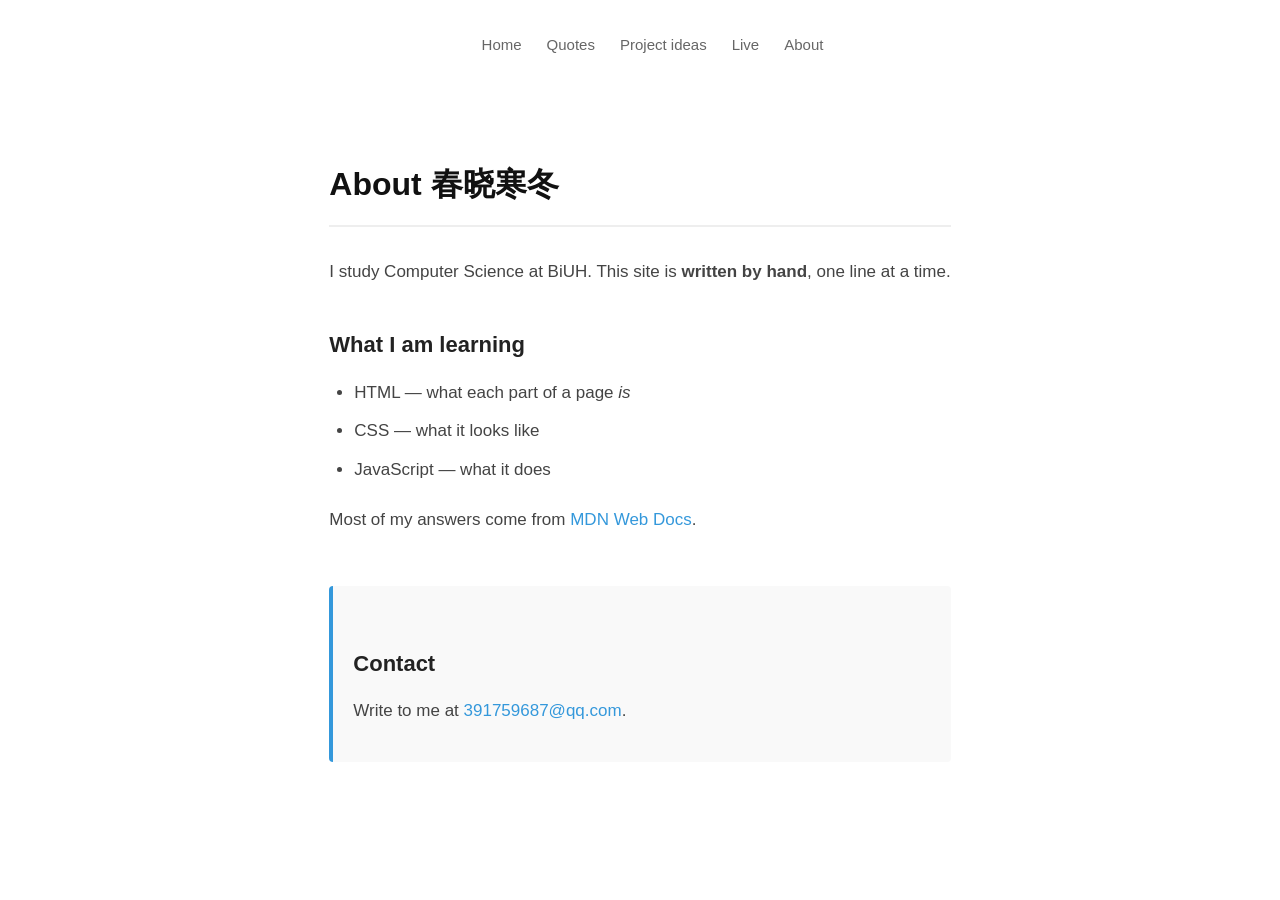
<file: about.html>
<!DOCTYPE html>
<html lang="en">
<head>
    <meta charset="UTF-8">
    <meta name="viewport" content="width=device-width, initial-scale=1.0">
    <title>About - 春晓寒冬</title>
    <link rel="stylesheet" href="style.css">
    <style>
        /* 保持统一的白底黑字极简风格 */
        body {
            background-color: #ffffff;
            color: #333333;
        }
        
        .page-container {
            max-width: 700px;
            margin: 0 auto;
            padding: 40px 20px 80px;
        }

        h1 {
            font-size: 32px;
            margin-bottom: 30px;
            color: #111;
            border-bottom: 2px solid #eee;
            padding-bottom: 15px;
        }

        h2 {
            font-size: 22px;
            margin-top: 40px;
            margin-bottom: 15px;
            color: #222;
        }

        p {
            font-size: 17px;
            line-height: 1.8;
            margin-bottom: 15px;
            color: #444;
        }

        ul {
            margin-left: 25px;
            margin-bottom: 20px;
            line-height: 1.8;
            color: #444;
            font-size: 17px;
        }

        li {
            margin-bottom: 8px;
        }

        /* 链接样式 */
        a {
            color: #3498db;
            text-decoration: none;
            border-bottom: 1px solid transparent;
            transition: border-color 0.2s;
        }

        a:hover {
            border-bottom-color: #3498db;
        }

        /* 联系方式区域的小卡片装饰 */
        #contact {
            margin-top: 50px;
            padding: 20px;
            background-color: #f9f9f9;
            border-left: 4px solid #3498db;
            border-radius: 4px;
        }

        /* 深色模式适配 */
        body.dark-mode {
            background-color: #121212;
            color: #e0e0e0;
        }
        body.dark-mode h1 { color: #eee; border-color: #333; }
        body.dark-mode h2 { color: #ddd; }
        body.dark-mode p, body.dark-mode ul { color: #ccc; }
        body.dark-mode #contact { background-color: #1e1e1e; }
    </style>
</head>
<body>
    <!-- 顶部极简导航 (与前几页一致) -->
    <header>
               <nav>
            <ul>
                <li><a href="home.html">Home</a></li>
                <li><a href="quotes.html">Quotes</a></li>
                <li><a href="projects.html">Project ideas</a></li>
                <!-- 把下面这行 Live 加进去 -->
                <li><a href="live.html">Live</a></li> 
                <li><a href="about.html">About</a></li>
            </ul>
        </nav>
    </header>

    <!-- 主体内容 -->
    <main class="page-container">
        <h1>About 春晓寒冬</h1>
        
        <p>I study Computer Science at BiUH. This site is 
            <strong>written by hand</strong>, one line at a time.
        </p >

        <h2>What I am learning</h2>
        <ul>
            <li>HTML — what each part of a page <em>is</em></li>
            <li>CSS — what it looks like</li>
            <li>JavaScript — what it does</li>
        </ul>
        
        <p>Most of my answers come from 
            <a href="https://developer.mozilla.org/" target="_blank">MDN Web Docs</a >.
        </p >

        <section id="contact">
            <h2>Contact</h2>
            <p>Write to me at 
                <a href="mailto:391759687@qq.com">391759687@qq.com</a >.
            </p >
        </section>
    </main>
</body>
</html>
</file>
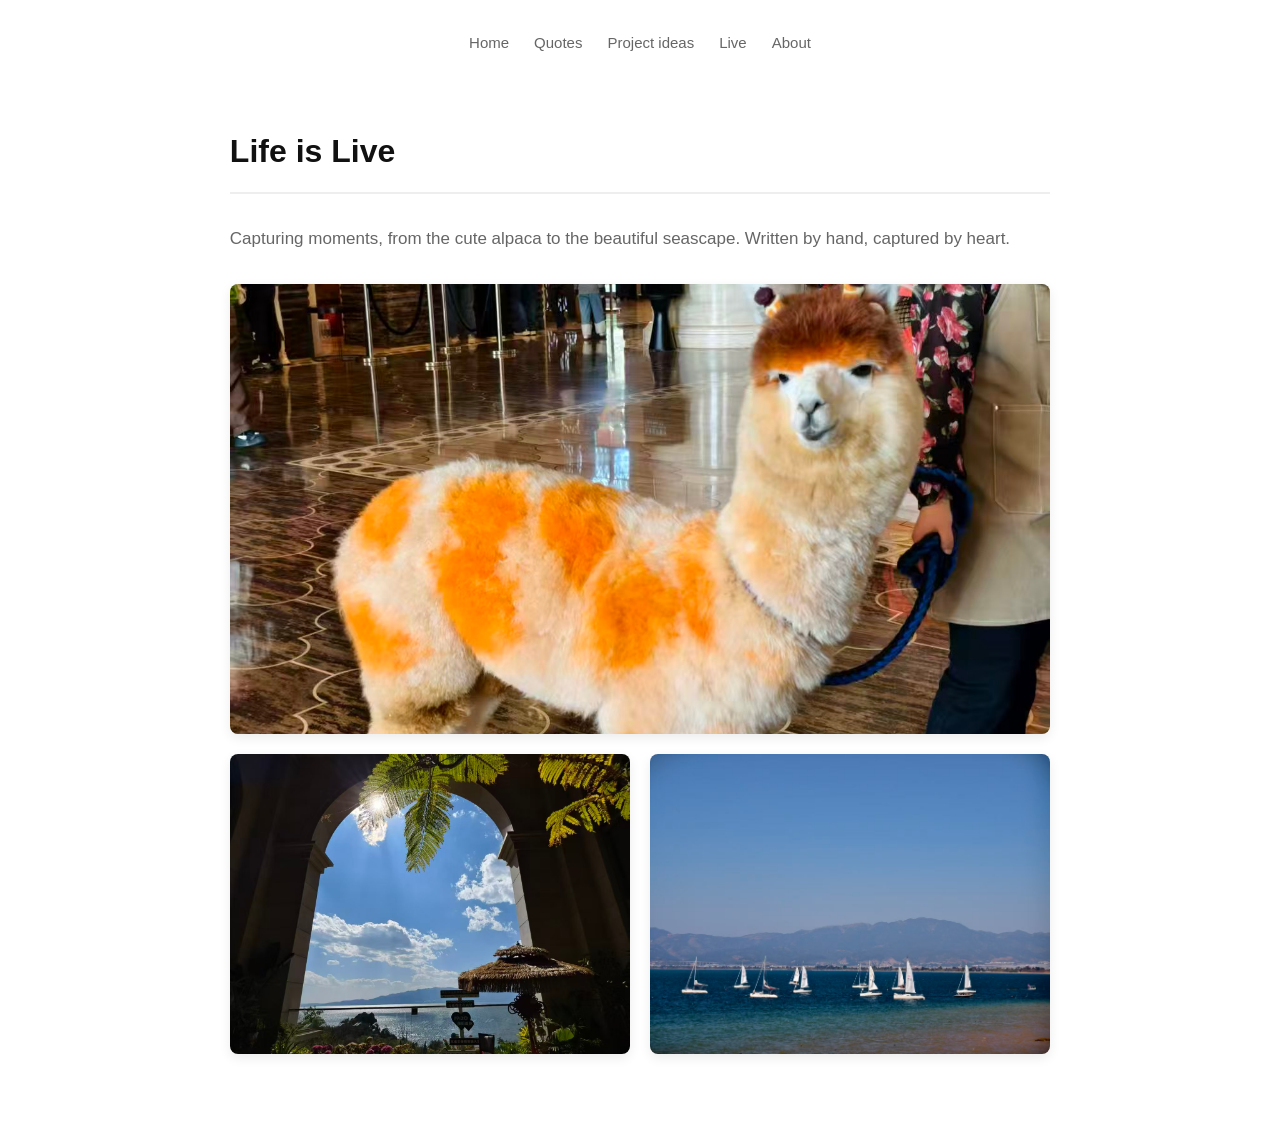
<file: live.html>
<!DOCTYPE html>
<html lang="en">
<head>
    <meta charset="UTF-8">
    <meta name="viewport" content="width=device-width, initial-scale=1.0">
    <title>Live - 春晓寒冬</title>
    <link rel="stylesheet" href="style.css">
    <style>
        body {
            background-color: #ffffff;
            color: #333333;
        }
        
        .page-container {
            max-width: 900px; /* 图片展示页稍微宽一点 */
            margin: 0 auto;
            padding: 40px 20px 80px;
        }

        h1 {
            font-size: 32px;
            margin-bottom: 30px;
            color: #111;
            border-bottom: 2px solid #eee;
            padding-bottom: 15px;
        }

        .intro-text {
            font-size: 17px;
            line-height: 1.8;
            color: #666;
            margin-bottom: 30px;
        }

        /* 图片画廊排版：第一张全宽，下面两张并排 */
        .photo-gallery {
            display: grid;
            grid-template-columns: 1fr 1fr;
            gap: 20px;
        }

        .photo-card {
            border-radius: 8px;
            overflow: hidden;
            box-shadow: 0 4px 12px rgba(0,0,0,0.08);
            transition: transform 0.3s ease;
        }

        .photo-card:hover {
            transform: translateY(-5px); /* 鼠标悬停卡片微微上浮 */
        }

        /* 第一张图跨越两列（全宽） */
        .photo-card.full-width {
            grid-column: 1 / -1;
        }

        .photo-card img {
            width: 100%;
            height: 100%;
            object-fit: cover;
            display: block;
        }

        /* 大图高度限制 */
        .photo-card.full-width img {
            height: 450px; 
        }

        /* 小图高度限制 */
        .photo-card.half-width img {
            height: 300px;
        }

        /* 深色模式适配 */
        body.dark-mode {
            background-color: #121212;
            color: #e0e0e0;
        }
        body.dark-mode h1 { color: #eee; border-color: #333; }
        body.dark-mode .intro-text { color: #aaa; }
        
        /* 手机端变成一列 */
        @media (max-width: 768px) {
            .photo-gallery { grid-template-columns: 1fr; }
            .photo-card.full-width img, .photo-card.half-width img { height: 300px; }
        }
    </style>
</head>
<body>
    <!-- 顶部极简导航 -->
    <header>
                <nav>
            <ul>
                <li><a href="index.html">Home</a></li>
                <li><a href="quotes.html">Quotes</a></li>
                <li><a href="projects.html">Project ideas</a></li>
                <!-- 把下面这行 Live 加进去 -->
                <li><a href="live.html">Live</a></li> 
                <li><a href="about.html">About</a></li>
            </ul>
        </nav>
    </header>

    <!-- 主体内容 -->
    <main class="page-container">
        <h1>Life is Live</h1>
        <p class="intro-text">Capturing moments, from the cute alpaca to the beautiful seascape. Written by hand, captured by heart.</p>

        <div class="photo-gallery">
            <!-- 第一张大图（羊驼） -->
            <div class="photo-card full-width">
                <img src="pic1.jpg.jpg" alt="A cute alpaca in the lobby">
            </div>

            <!-- 第二张图（拱门海景） -->
            <div class="photo-card half-width">
                <img src="pic2.jpg.jpg" alt="A beautiful ocean view through an archway">
            </div>

            <!-- 第三张图（帆船） -->
            <div class="photo-card half-width">
                <img src="pic3.jpg.jpg" alt="Sailboats on the blue sea">
            </div>
        </div>
    </main>
</body>
</html>
</file>
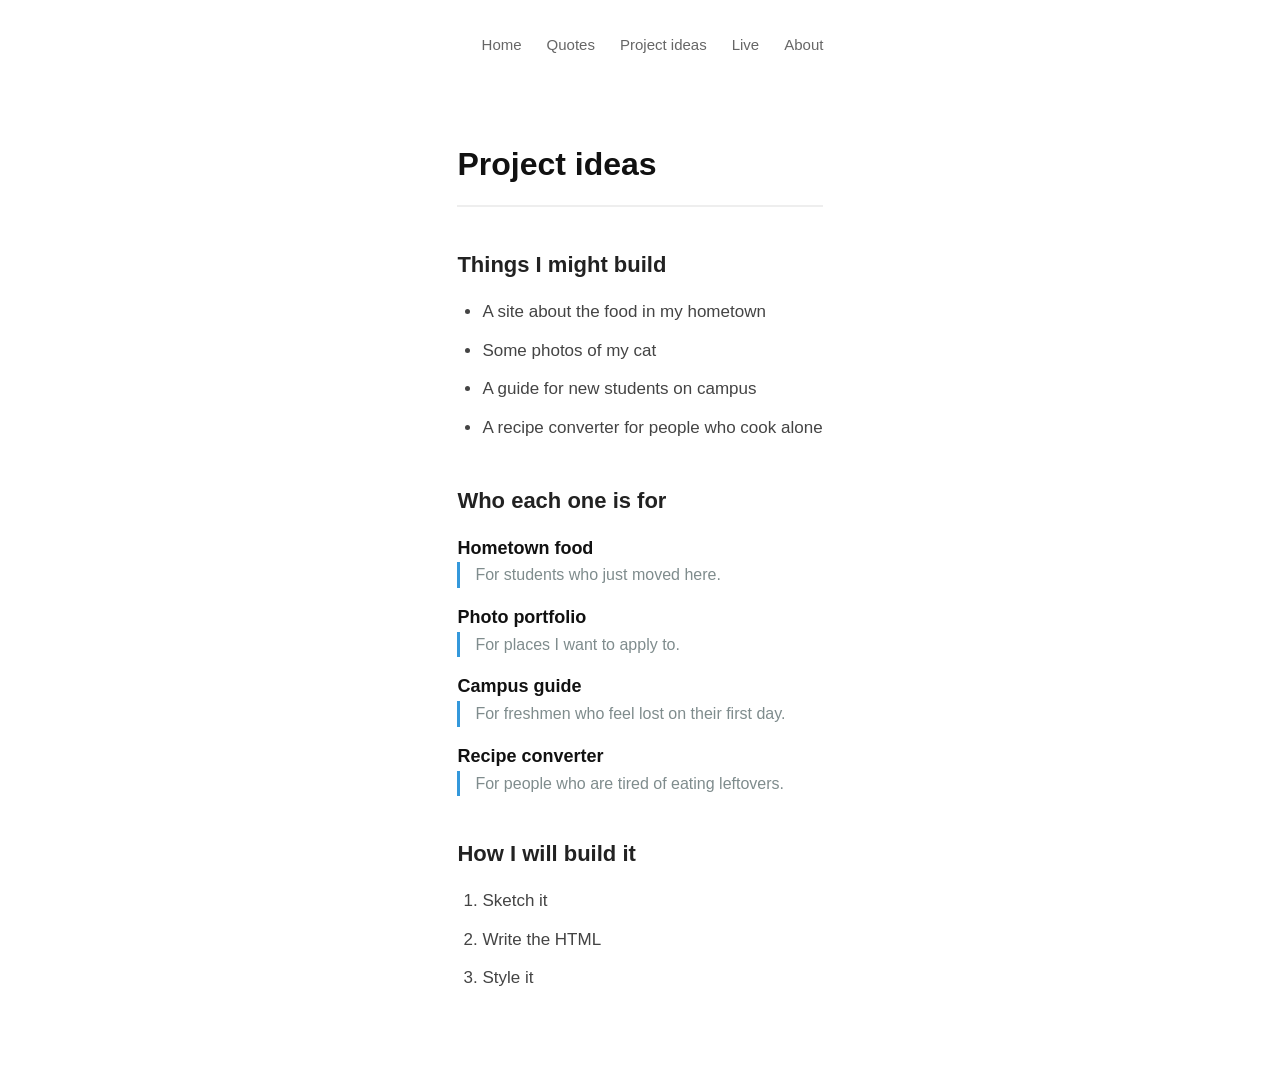
<file: projects.html>
<!DOCTYPE html>
<html lang="en">
<head>
    <meta charset="UTF-8">
    <meta name="viewport" content="width=device-width, initial-scale=1.0">
    <title>Project ideas - 春晓寒冬</title>
    <link rel="stylesheet" href="style.css">
    <style>
        /* 保持与你其他页面一致的极简风格 */
        body {
            background-color: #ffffff;
            color: #333333;
        }
        
        .page-container {
            max-width: 700px;
            margin: 0 auto;
            padding: 40px 20px 80px;
        }

        h1 {
            font-size: 32px;
            margin-bottom: 40px;
            color: #111;
            border-bottom: 2px solid #eee;
            padding-bottom: 15px;
        }

        h2 {
            font-size: 22px;
            margin-top: 40px;
            margin-bottom: 15px;
            color: #222;
        }

        /* 列表的基础样式 */
        ul, ol {
            margin-left: 25px;
            line-height: 1.8;
            color: #444;
            font-size: 17px;
        }

        li {
            margin-bottom: 8px;
        }

        /* 定义列表（dl）的专属样式 */
        dl {
            margin-top: 15px;
        }

        dt {
            font-weight: bold;
            color: #111;
            margin-top: 15px;
            font-size: 18px;
        }

        dd {
            margin-left: 0;
            margin-bottom: 15px;
            color: #7f8c8d;
            font-size: 16px;
            padding-left: 15px;
            border-left: 3px solid #3498db; /* 左侧加条蓝线，看起来更高级 */
        }

        /* 深色模式适配 */
        body.dark-mode {
            background-color: #121212;
            color: #e0e0e0;
        }
        body.dark-mode h1 { color: #eee; border-color: #333; }
        body.dark-mode h2 { color: #ddd; }
        body.dark-mode ul, body.dark-mode ol { color: #ccc; }
        body.dark-mode dt { color: #eee; }
        body.dark-mode dd { color: #888; }
    </style>
</head>
<body>
    <!-- 顶部极简导航 (与你前两页完全一致) -->
    <header>
                <nav>
            <ul>
                <li><a href="home.html">Home</a></li>
                <li><a href="quotes.html">Quotes</a></li>
                <li><a href="projects.html">Project ideas</a></li>
                <!-- 把下面这行 Live 加进去 -->
                <li><a href="live.html">Live</a></li> 
                <li><a href="about.html">About</a></li>
            </ul>
        </nav>
    </header>

    <!-- 主体内容 -->
    <main class="page-container">
        <h1>Project ideas</h1>

        <h2>Things I might build</h2>
        <ul>
            <li>A site about the food in my hometown</li>
            <li>Some photos of my cat</li>
            <li>A guide for new students on campus</li>
            <li>A recipe converter for people who cook alone</li>
        </ul>

        <h2>Who each one is for</h2>
        <dl>
            <dt>Hometown food</dt>
            <dd>For students who just moved here.</dd>

            <dt>Photo portfolio</dt>
            <dd>For places I want to apply to.</dd>

            <dt>Campus guide</dt>
            <dd>For freshmen who feel lost on their first day.</dd>
            
            <dt>Recipe converter</dt>
            <dd>For people who are tired of eating leftovers.</dd>
        </dl>

        <h2>How I will build it</h2>
        <ol>
            <li>Sketch it</li>
            <li>Write the HTML</li>
            <li>Style it</li>
        </ol>
    </main>
    
</body>
</html>
</file>
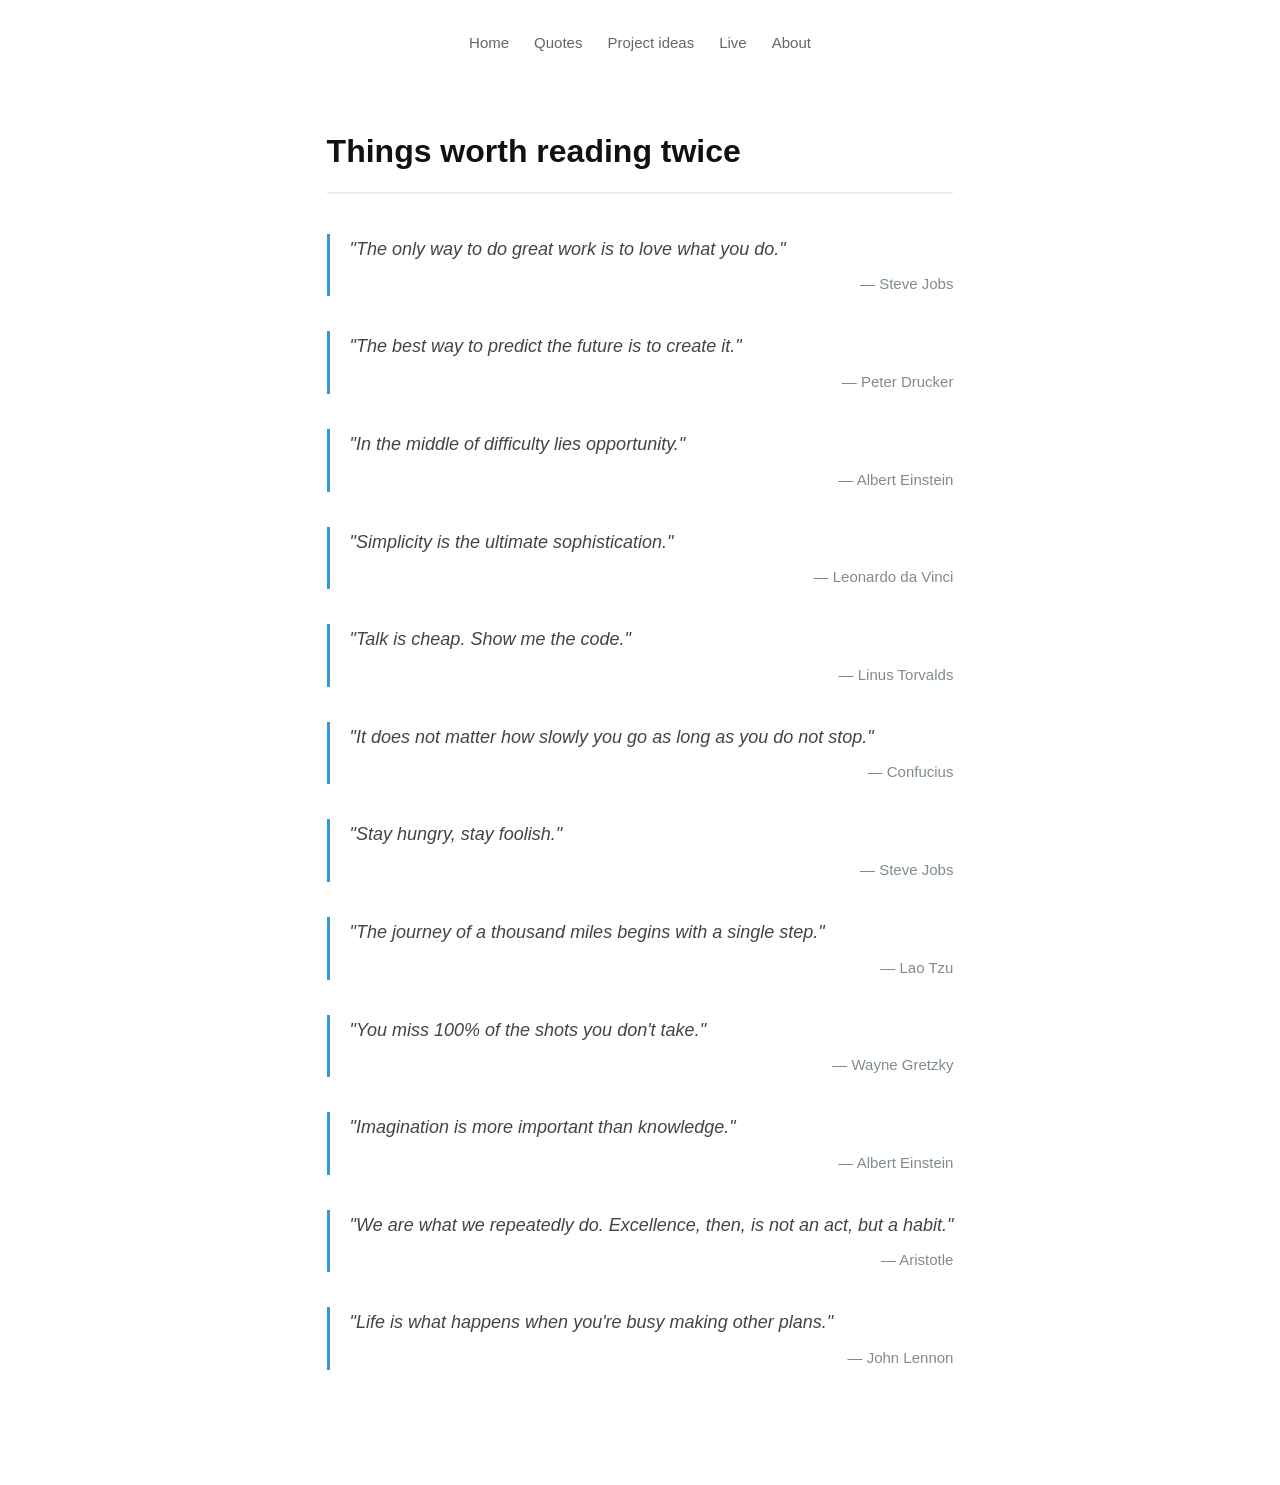
<file: quotes.html>
<!DOCTYPE html>
<html lang="en">
<head>
    <meta charset="UTF-8">
    <meta name="viewport" content="width=device-width, initial-scale=1.0">
    <title>Quotes - 春晓寒冬</title>
    <link rel="stylesheet" href="style.css">
    <style>
        /* 极简排版样式 */
        body {
            background-color: #ffffff;
            color: #333333;
        }
        
        .quotes-container {
            max-width: 700px;
            margin: 0 auto;
            padding: 40px 20px 80px;
        }

        .quotes-title {
            font-size: 32px;
            margin-bottom: 40px;
            color: #111;
            border-bottom: 2px solid #eee;
            padding-bottom: 15px;
        }

        .quote-item {
            margin-bottom: 35px;
            padding-left: 20px;
            border-left: 3px solid #3498db; /* 左侧蓝色装饰线 */
        }

        .quote-text {
            font-size: 18px;
            line-height: 1.7;
            font-style: italic;
            color: #444;
            margin-bottom: 8px;
        }

        .quote-author {
            font-size: 15px;
            color: #7f8c8d;
            text-align: right;
        }

        .quote-author::before {
            content: "— ";
        }

        /* 深色模式适配 */
        body.dark-mode {
            background-color: #121212;
            color: #e0e0e0;
        }
        body.dark-mode .quotes-title { color: #eee; border-color: #333; }
        body.dark-mode .quote-text { color: #ccc; }
        body.dark-mode .quote-author { color: #888; }
    </style>
</head>
<body>
    <header>
                <nav>
            <ul>
                <li><a href="home.html">Home</a></li>
                <li><a href="quotes.html">Quotes</a></li>
                <li><a href="projects.html">Project ideas</a></li>
                <!-- 把下面这行 Live 加进去 -->
                <li><a href="live.html">Live</a></li> 
                <li><a href="about.html">About</a></li>
            </ul>
        </nav>
    </header>

    <main class="quotes-container">
        <h1 class="quotes-title">Things worth reading twice</h1>

        <!-- 12句名言 -->
        <div class="quote-item">
            <p class="quote-text">"The only way to do great work is to love what you do."</p >
            <p class="quote-author">Steve Jobs</p >
        </div>

        <div class="quote-item">
            <p class="quote-text">"The best way to predict the future is to create it."</p >
            <p class="quote-author">Peter Drucker</p >
        </div>

        <div class="quote-item">
            <p class="quote-text">"In the middle of difficulty lies opportunity."</p >
            <p class="quote-author">Albert Einstein</p >
        </div>

        <div class="quote-item">
            <p class="quote-text">"Simplicity is the ultimate sophistication."</p >
            <p class="quote-author">Leonardo da Vinci</p >
        </div>

        <div class="quote-item">
            <p class="quote-text">"Talk is cheap. Show me the code."</p >
            <p class="quote-author">Linus Torvalds</p >
        </div>

        <div class="quote-item">
            <p class="quote-text">"It does not matter how slowly you go as long as you do not stop."</p >
            <p class="quote-author">Confucius</p >
        </div>
        
        <div class="quote-item">
            <p class="quote-text">"Stay hungry, stay foolish."</p >
            <p class="quote-author">Steve Jobs</p >
        </div>
        
        <div class="quote-item">
            <p class="quote-text">"The journey of a thousand miles begins with a single step."</p >
            <p class="quote-author">Lao Tzu</p >
        </div>

        <div class="quote-item">
            <p class="quote-text">"You miss 100% of the shots you don't take."</p >
            <p class="quote-author">Wayne Gretzky</p >
        </div>

        <div class="quote-item">
            <p class="quote-text">"Imagination is more important than knowledge."</p >
            <p class="quote-author">Albert Einstein</p >
        </div>

        <div class="quote-item">
            <p class="quote-text">"We are what we repeatedly do. Excellence, then, is not an act, but a habit."</p >
            <p class="quote-author">Aristotle</p >
        </div>

        <div class="quote-item">
            <p class="quote-text">"Life is what happens when you're busy making other plans."</p >
            <p class="quote-author">John Lennon</p >
        </div>

    </main>
</body>
</html>
</file>
<file: style.css>
/* 全局基础设置 */
* {
    margin: 0;
    padding: 0;
    box-sizing: border-box;
}

body {
    font-family: -apple-system, BlinkMacSystemFont, "Segoe UI", Roboto, "Helvetica Neue", Arial, sans-serif;
    background-color: #ffffff; /* 极简白底 */
    color: #333333;
    line-height: 1.6;
    display: flex;
    flex-direction: column;
    align-items: center; /* 让所有内容居中 */
}

/* 顶部导航栏 */
header {
    width: 100%;
    padding: 30px 20px;
    display: flex;
    justify-content: center; /* 导航居中 */
}

nav ul {
    list-style: none;
    display: flex;
    gap: 25px; /* 导航项之间的间距 */
}

nav a {
    text-decoration: none;
    color: #666666;
    font-size: 15px;
    transition: color 0.2s ease;
}

nav a:hover, nav a.active {
    color: #000000; /* 鼠标悬停或当前页面变成纯黑 */
}

/* 主容器（限制最大宽度，保持排版整齐） */
.container {
    width: 100%;
    max-width: 700px; /* 限制内容宽度，类似照片里的宽度 */
    padding: 0 20px 80px 20px;
}

/* 图片画廊 */
.image-gallery {
    display: flex;
    flex-direction: column;
    gap: 15px; /* 两张图片之间的间距 */
    margin-bottom: 40px;
}

.image-gallery img {
    width: 100%;
    height: auto;
    border-radius: 8px; /* 圆角效果 */
    object-fit: cover;
    box-shadow: 0 4px 6px rgba(0,0,0,0.05); /* 极浅的阴影增加立体感 */
}

/* 文字区域 */
.intro-text h1 {
    font-size: 32px;
    font-weight: bold;
    margin-bottom: 10px;
    color: #111;
}

.intro-text .subtitle {
    font-size: 18px;
    color: #555555;
    margin-bottom: 30px;
}

.intro-text h2 {
    font-size: 22px;
    margin-bottom: 15px;
    color: #111;
}

/* 列表链接样式 */
.site-links {
    list-style-position: inside; /* 让圆点缩进自然 */
    color: #333;
}

.site-links li {
    margin-bottom: 8px;
    font-size: 16px;
}

.site-links a {
    color: #0056b3; /* 经典的链接蓝色 */
    text-decoration: underline; /* 下划线 */
    text-decoration-color: rgba(0, 86, 179, 0.4); /* 下划线半透明显得不刺眼 */
    text-underline-offset: 3px; /* 下划线稍微往下挪一点 */
    transition: all 0.2s;
}

.site-links a:hover {
    color: #003d82;
    text-decoration-color: #003d82;
}

/* 响应式设计：手机端适配 */
@media (max-width: 600px) {
    nav ul {
        gap: 15px;
        flex-wrap: wrap; /* 如果屏幕太小，导航允许换行 */
        justify-content: center;
    }
    
    .intro-text h1 {
        font-size: 28px;
    }
    
    .intro-text .subtitle {
        font-size: 16px;
    }
}
</file>
